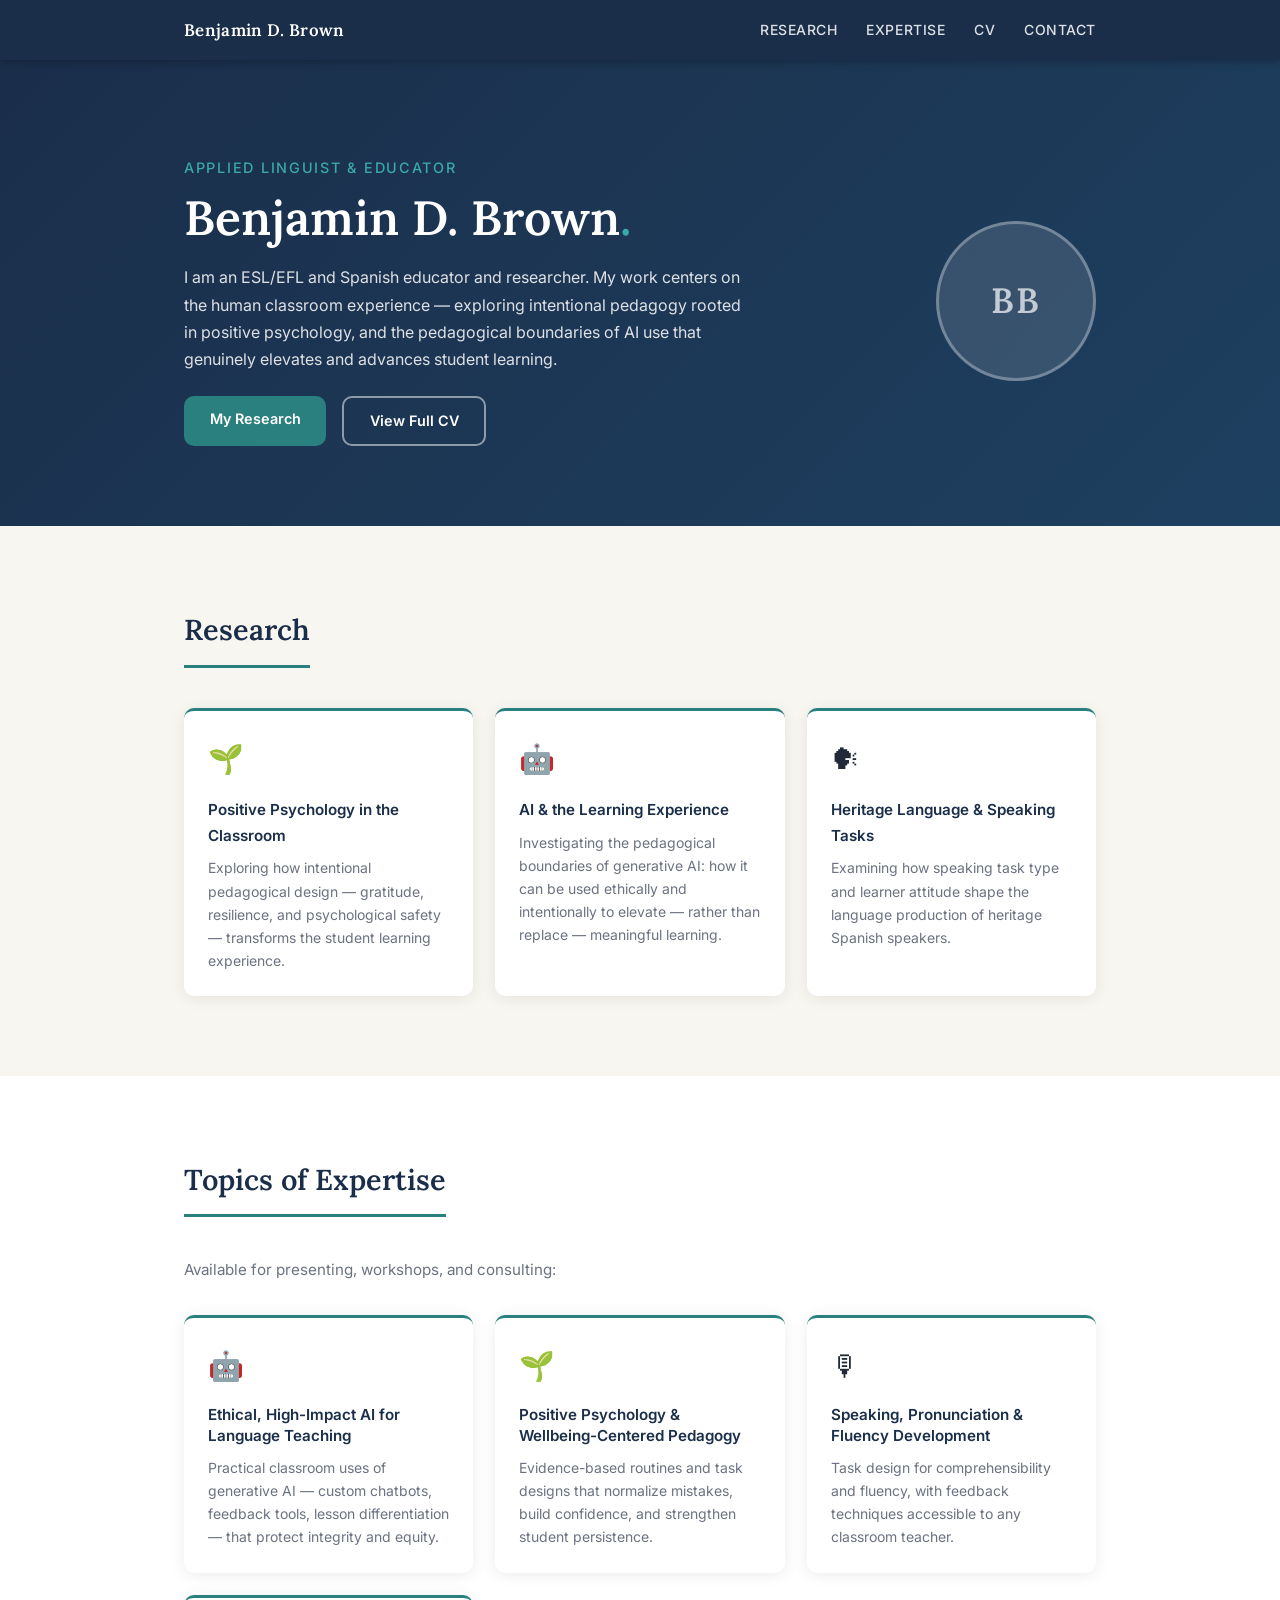
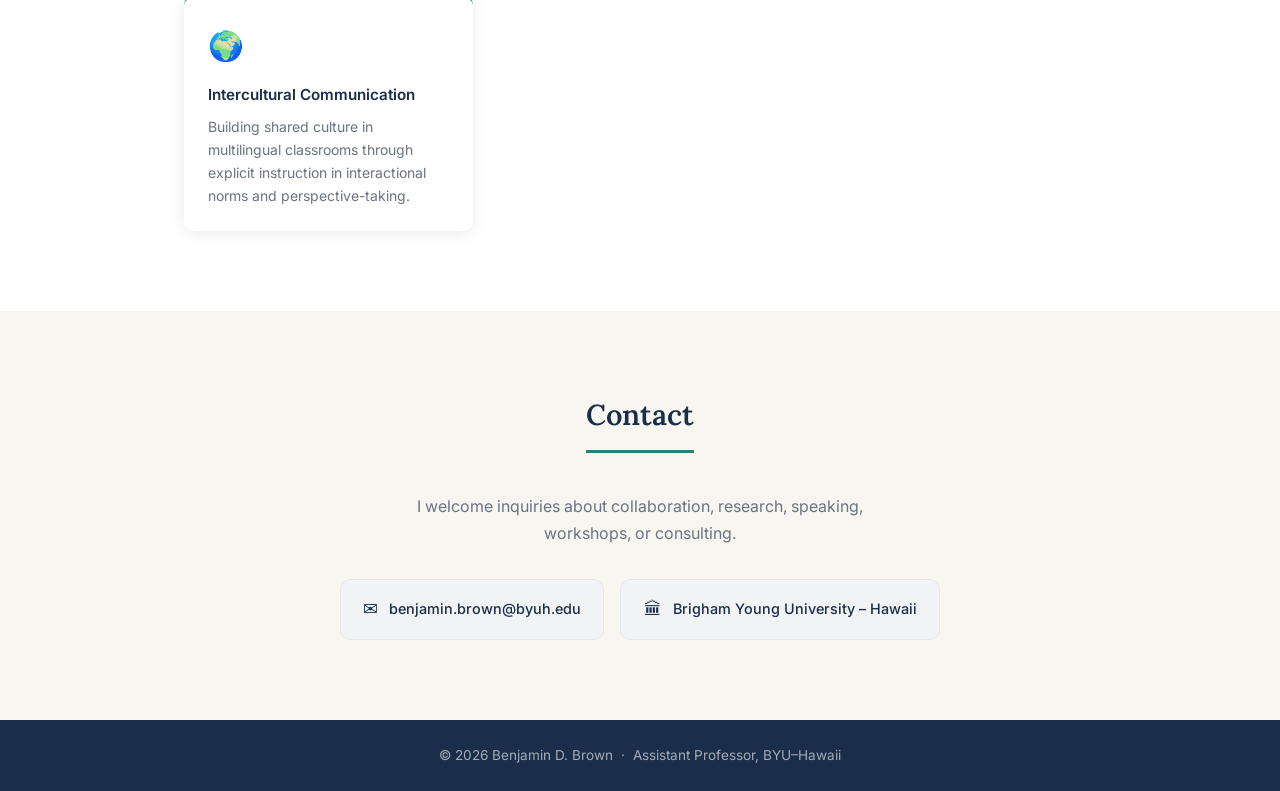
<file: index.html>
<!DOCTYPE html>
<html lang="en">
<head>
  <meta charset="UTF-8" />
  <meta name="viewport" content="width=device-width, initial-scale=1.0" />
  <title>Benjamin D. Brown | Applied Linguist &amp; Educator</title>
  <link rel="stylesheet" href="styles.css" />
  <link rel="preconnect" href="https://fonts.googleapis.com" />
  <link rel="preconnect" href="https://fonts.gstatic.com" crossorigin />
  <link href="https://fonts.googleapis.com/css2?family=Lora:ital,wght@0,400;0,600;1,400&family=Inter:wght@300;400;500;600&display=swap" rel="stylesheet" />
</head>
<body>

  <!-- ─── NAV ─── -->
  <header class="site-header">
    <nav class="nav container">
      <a href="#" class="nav-logo">Benjamin D. Brown</a>
      <button class="nav-toggle" aria-label="Toggle menu" onclick="toggleNav()">&#9776;</button>
      <ul class="nav-links" id="navLinks">
        <li><a href="#research">Research</a></li>
        <li><a href="#expertise">Expertise</a></li>
        <li><a href="cv.html">CV</a></li>
        <li><a href="#contact">Contact</a></li>
      </ul>
    </nav>
  </header>

  <!-- ─── HERO ─── -->
  <section class="hero">
    <div class="container hero-inner">
      <div class="hero-text">
        <p class="hero-sub">Applied Linguist &amp; Educator</p>
        <h1>Benjamin D. Brown<span class="dot">.</span></h1>
        <p class="hero-desc">
          I am an ESL/EFL and Spanish educator and researcher. My work centers on the human
          classroom experience — exploring intentional pedagogy rooted in positive psychology,
          and the pedagogical boundaries of AI use that genuinely elevates and advances
          student learning.
        </p>
        <div class="hero-actions">
          <a href="#research" class="btn">My Research</a>
          <a href="cv.html" class="btn btn-outline">View Full CV</a>
        </div>
      </div>
      <div class="hero-avatar">
        <div class="avatar-placeholder">BB</div>
      </div>
    </div>
  </section>

  <!-- ─── RESEARCH ─── -->
  <section class="section section-alt" id="research">
    <div class="container">
      <h2 class="section-title">Research</h2>
      <div class="research-grid">

        <div class="research-card">
          <div class="research-icon">🌱</div>
          <h3>Positive Psychology in the Classroom</h3>
          <p>Exploring how intentional pedagogical design — gratitude, resilience, and psychological safety — transforms the student learning experience.</p>
        </div>

        <div class="research-card">
          <div class="research-icon">🤖</div>
          <h3>AI &amp; the Learning Experience</h3>
          <p>Investigating the pedagogical boundaries of generative AI: how it can be used ethically and intentionally to elevate — rather than replace — meaningful learning.</p>
        </div>

        <div class="research-card">
          <div class="research-icon">🗣</div>
          <h3>Heritage Language &amp; Speaking Tasks</h3>
          <p>Examining how speaking task type and learner attitude shape the language production of heritage Spanish speakers.</p>
        </div>

      </div>
    </div>
  </section>

  <!-- ─── EXPERTISE ─── -->
  <section class="section" id="expertise">
    <div class="container">
      <h2 class="section-title">Topics of Expertise</h2>
      <p class="expertise-intro">Available for presenting, workshops, and consulting:</p>
      <div class="expertise-grid">

        <div class="expertise-card">
          <div class="expertise-icon">🤖</div>
          <h3>Ethical, High-Impact AI for Language Teaching</h3>
          <p>Practical classroom uses of generative AI — custom chatbots, feedback tools, lesson differentiation — that protect integrity and equity.</p>
        </div>

        <div class="expertise-card">
          <div class="expertise-icon">🌱</div>
          <h3>Positive Psychology &amp; Wellbeing-Centered Pedagogy</h3>
          <p>Evidence-based routines and task designs that normalize mistakes, build confidence, and strengthen student persistence.</p>
        </div>

        <div class="expertise-card">
          <div class="expertise-icon">🎙</div>
          <h3>Speaking, Pronunciation &amp; Fluency Development</h3>
          <p>Task design for comprehensibility and fluency, with feedback techniques accessible to any classroom teacher.</p>
        </div>

        <div class="expertise-card">
          <div class="expertise-icon">🌍</div>
          <h3>Intercultural Communication</h3>
          <p>Building shared culture in multilingual classrooms through explicit instruction in interactional norms and perspective-taking.</p>
        </div>

      </div>
    </div>
  </section>

  <!-- ─── CONTACT ─── -->
  <section class="section section-alt" id="contact">
    <div class="container contact-inner">
      <h2 class="section-title">Contact</h2>
      <p class="contact-intro">I welcome inquiries about collaboration, research, speaking, workshops, or consulting.</p>
      <div class="contact-cards">
        <a href="mailto:benjamin.brown@byuh.edu" class="contact-card">
          <span class="contact-icon">✉</span>
          <span>benjamin.brown@byuh.edu</span>
        </a>
        <div class="contact-card">
          <span class="contact-icon">🏛</span>
          <span>Brigham Young University – Hawaii</span>
        </div>
      </div>
    </div>
  </section>

  <!-- ─── FOOTER ─── -->
  <footer class="footer">
    <div class="container">
      <p>&copy; 2026 Benjamin D. Brown &nbsp;·&nbsp; Assistant Professor, BYU–Hawaii</p>
    </div>
  </footer>

  <script src="script.js"></script>
</body>
</html>
</file>
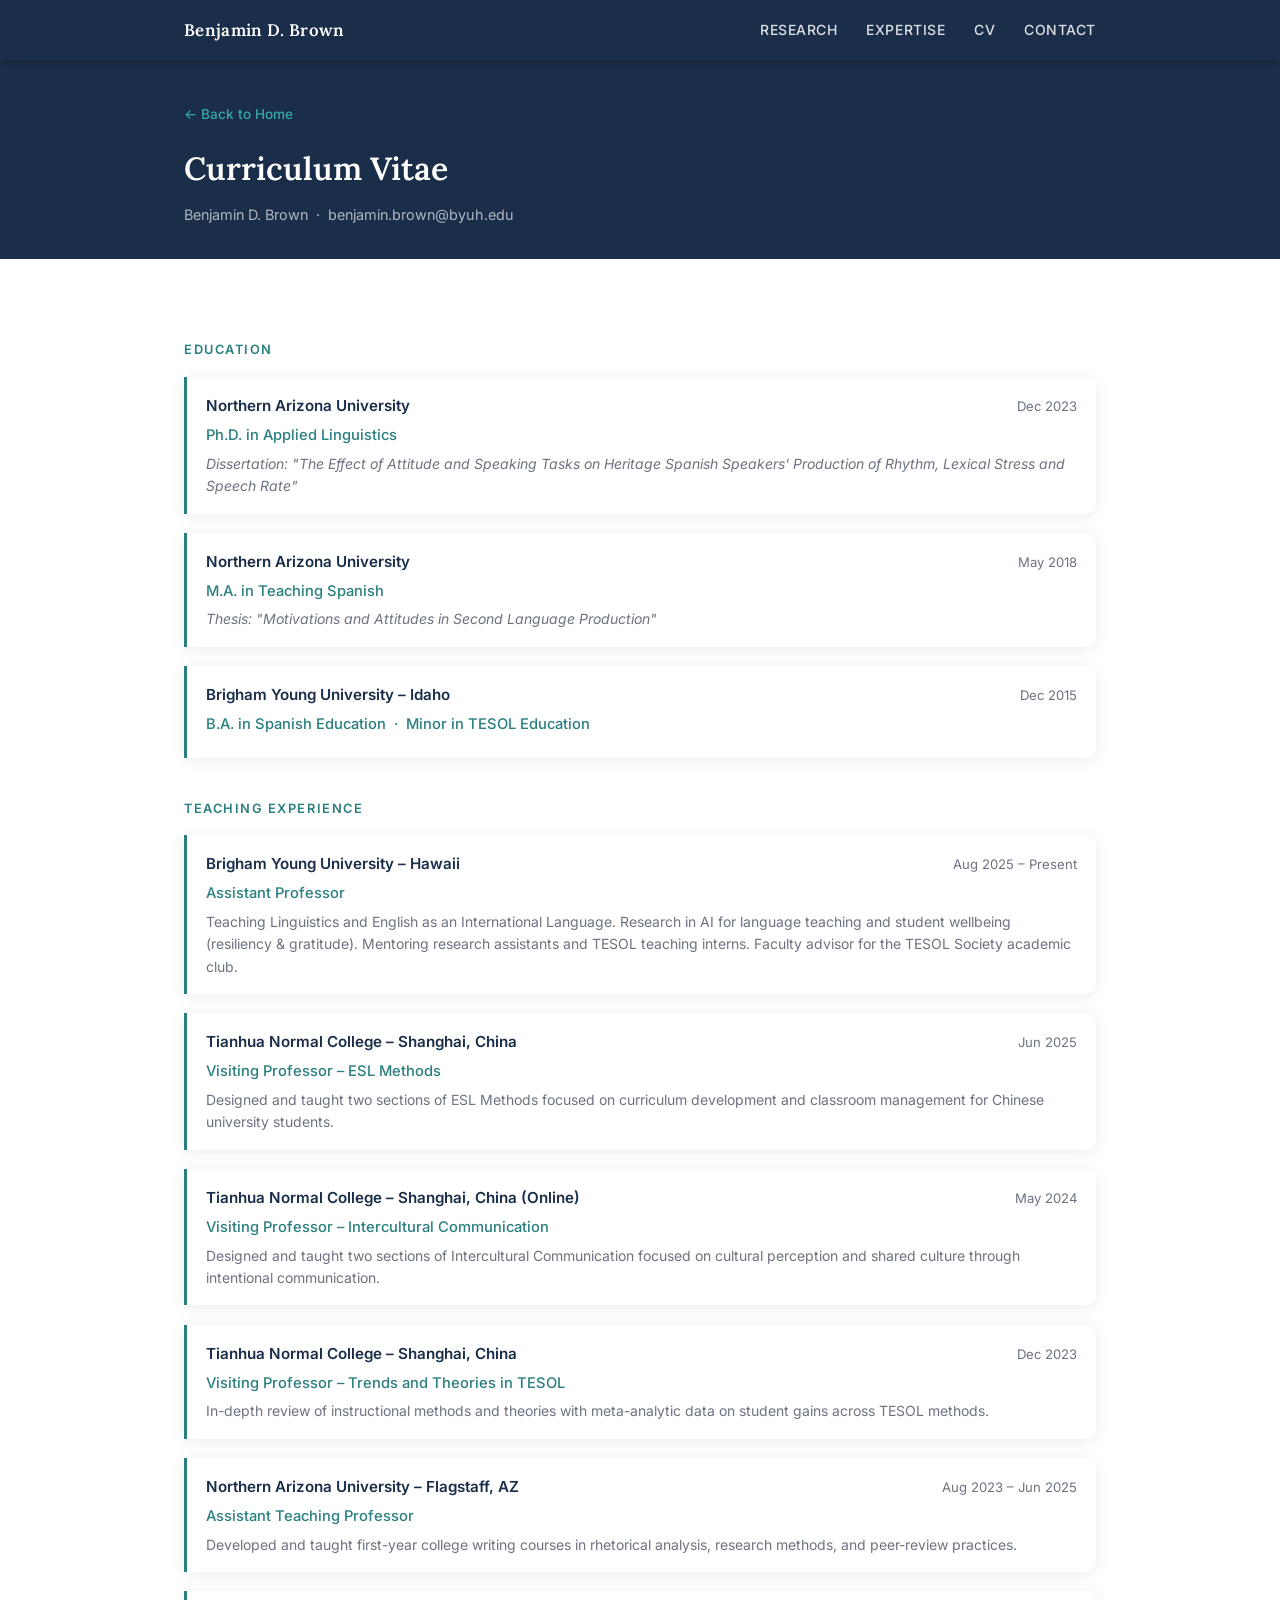
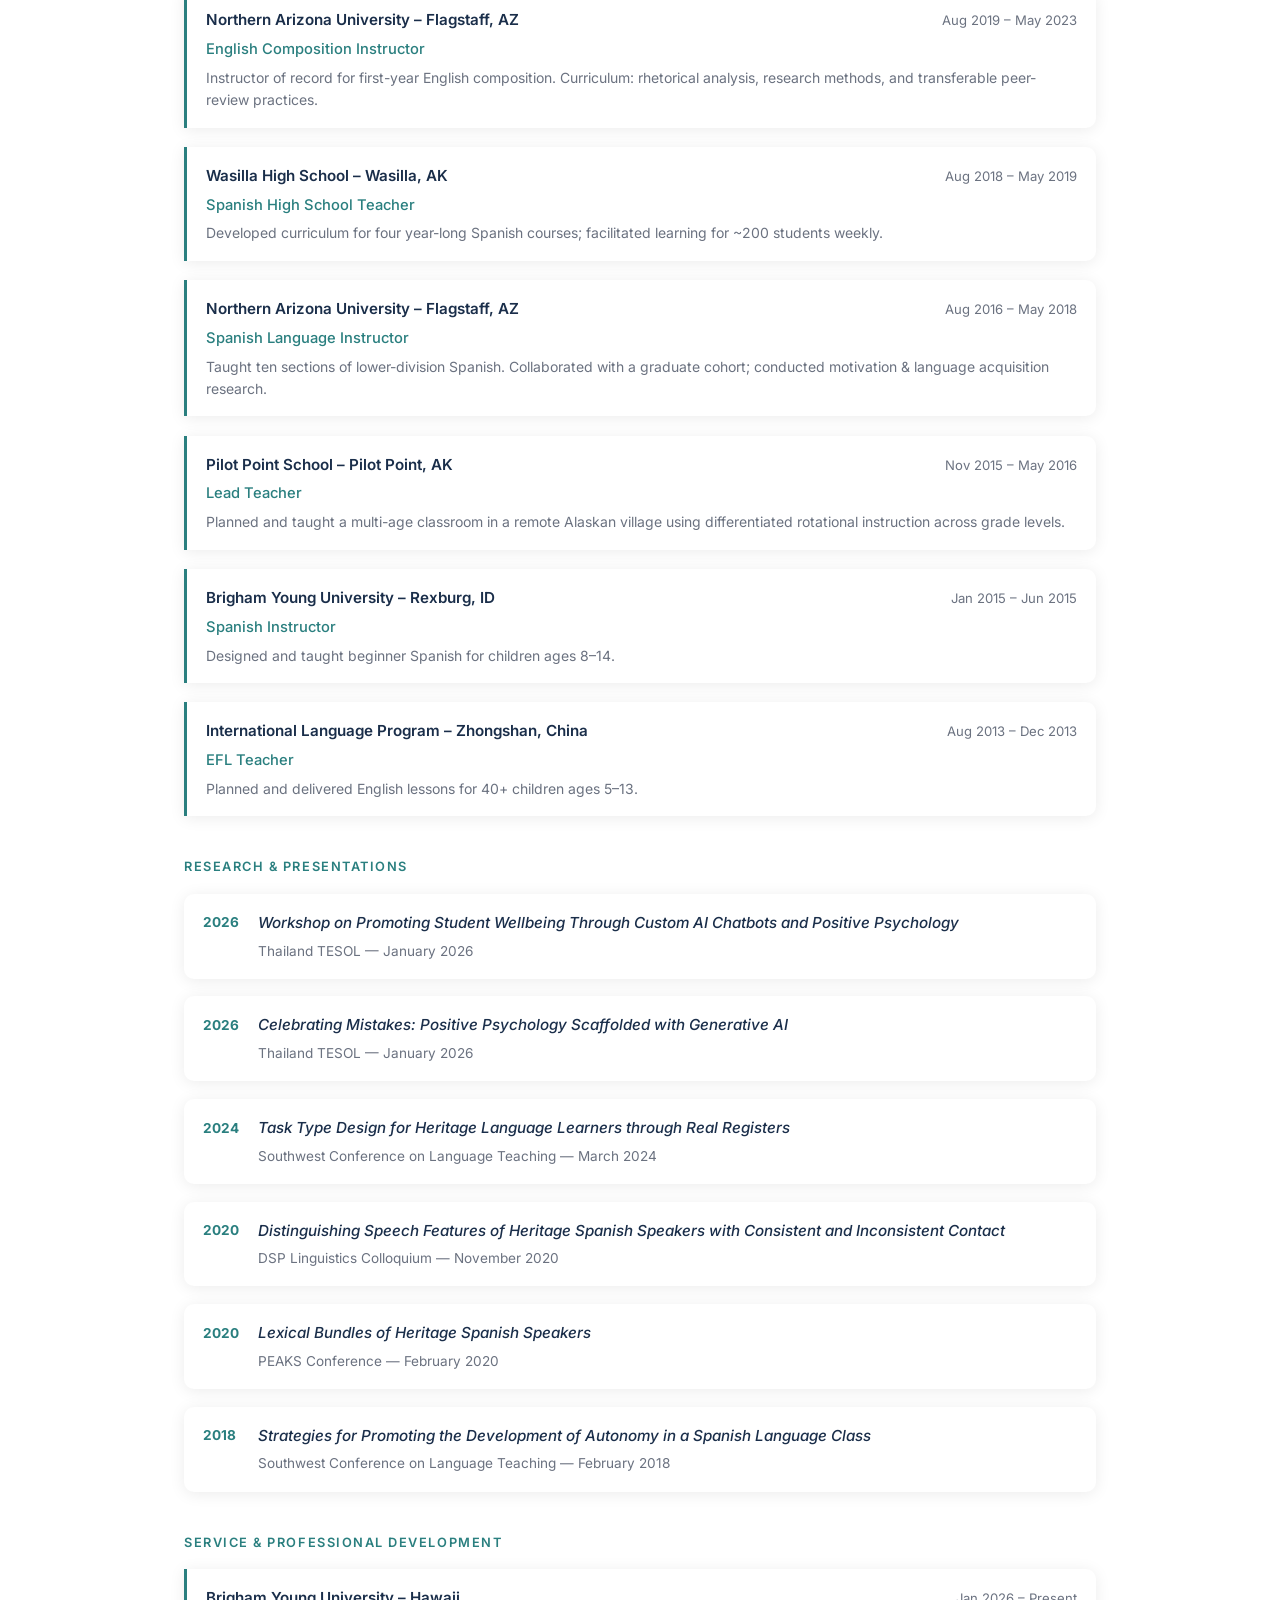
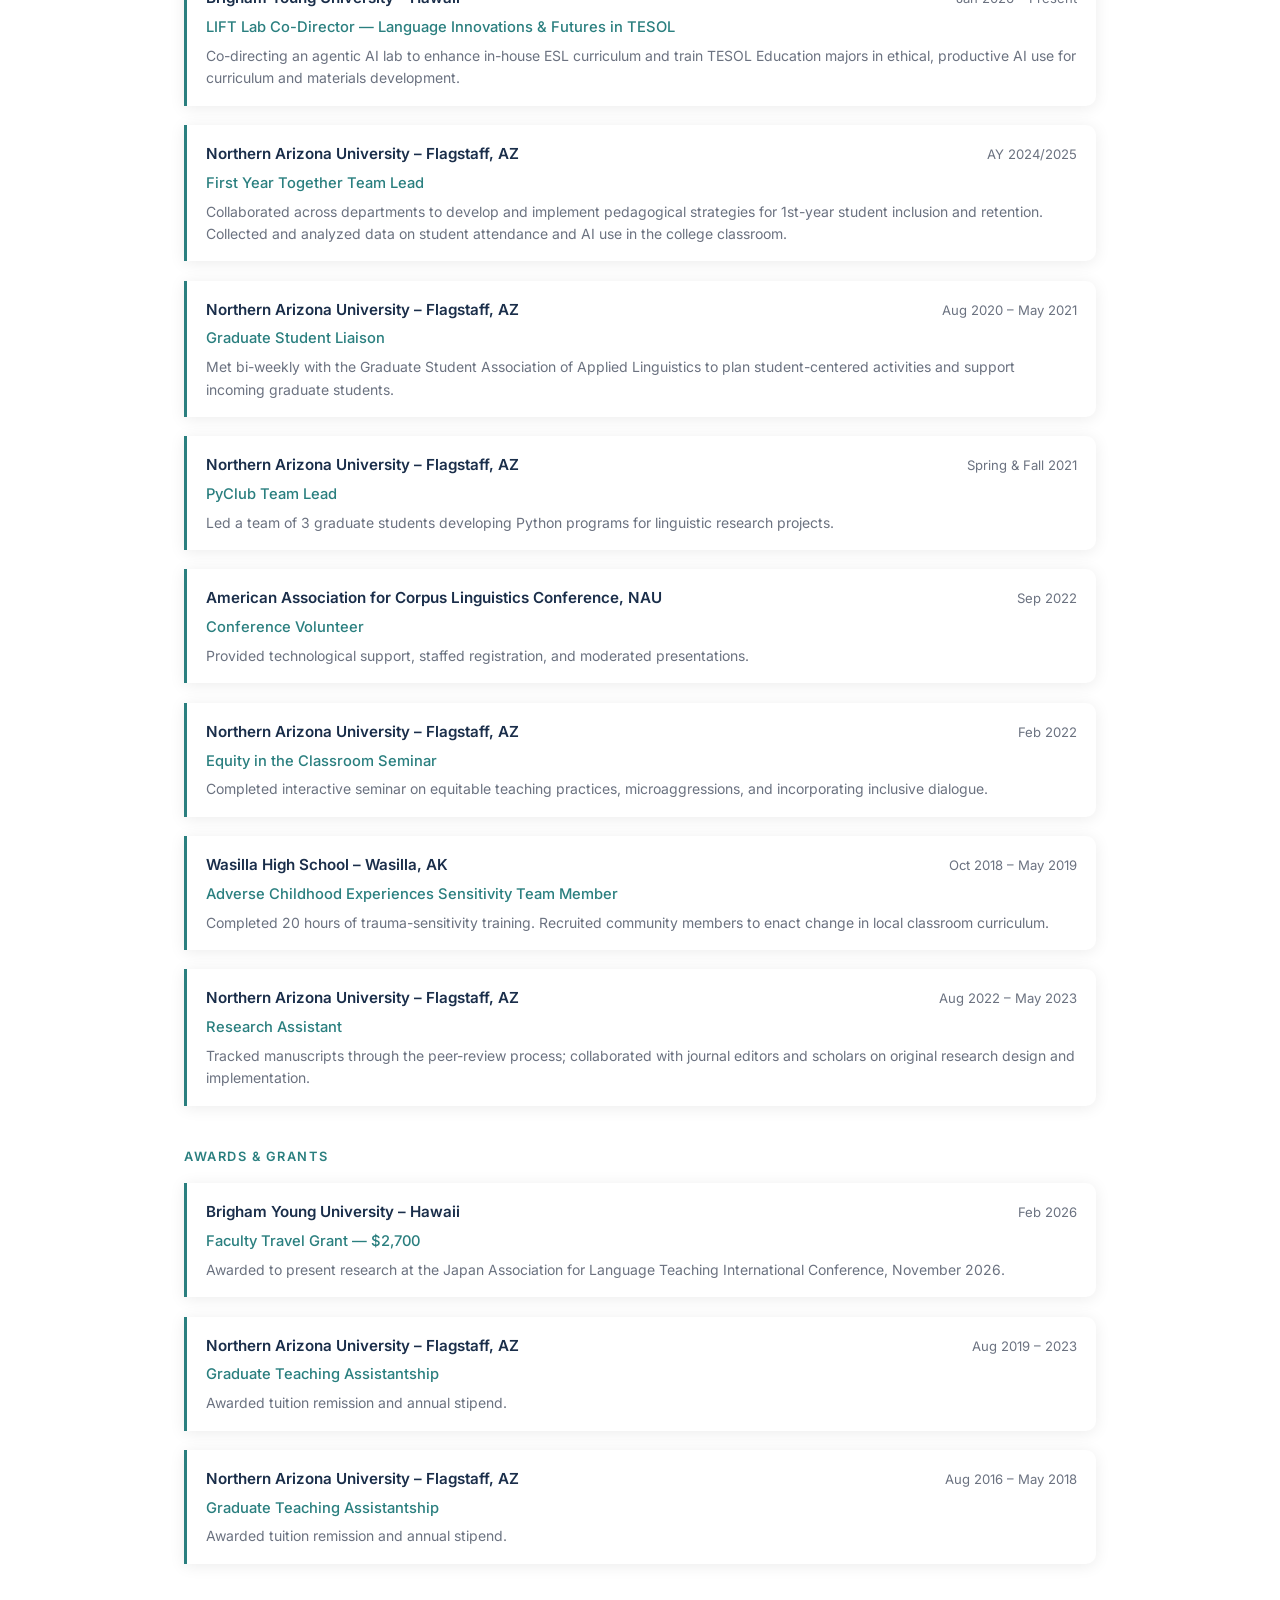
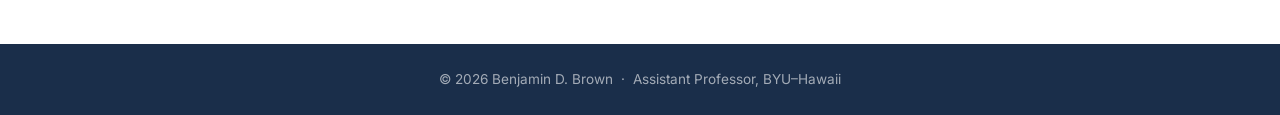
<file: cv.html>
<!DOCTYPE html>
<html lang="en">
<head>
  <meta charset="UTF-8" />
  <meta name="viewport" content="width=device-width, initial-scale=1.0" />
  <title>CV — Benjamin D. Brown</title>
  <link rel="stylesheet" href="styles.css" />
  <link rel="preconnect" href="https://fonts.googleapis.com" />
  <link rel="preconnect" href="https://fonts.gstatic.com" crossorigin />
  <link href="https://fonts.googleapis.com/css2?family=Lora:ital,wght@0,400;0,600;1,400&family=Inter:wght@300;400;500;600&display=swap" rel="stylesheet" />
</head>
<body>

  <!-- ─── NAV ─── -->
  <header class="site-header">
    <nav class="nav container">
      <a href="index.html" class="nav-logo">Benjamin D. Brown</a>
      <button class="nav-toggle" aria-label="Toggle menu" onclick="toggleNav()">&#9776;</button>
      <ul class="nav-links" id="navLinks">
        <li><a href="index.html#research">Research</a></li>
        <li><a href="index.html#expertise">Expertise</a></li>
        <li><a href="cv.html" class="active">CV</a></li>
        <li><a href="index.html#contact">Contact</a></li>
      </ul>
    </nav>
  </header>

  <!-- ─── CV HEADER ─── -->
  <div class="cv-page-header">
    <div class="container">
      <a href="index.html" class="back-link">&#8592; Back to Home</a>
      <h1 class="cv-page-title">Curriculum Vitae</h1>
      <p class="cv-page-sub">Benjamin D. Brown &nbsp;·&nbsp; benjamin.brown@byuh.edu</p>
    </div>
  </div>

  <!-- ─── CV CONTENT ─── -->
  <main class="section">
    <div class="container">

      <!-- Education -->
      <h3 class="cv-group-title">Education</h3>
      <div class="cv-list">

        <div class="cv-item">
          <div class="cv-meta">
            <span class="cv-institution">Northern Arizona University</span>
            <span class="cv-date">Dec 2023</span>
          </div>
          <div class="cv-role">Ph.D. in Applied Linguistics</div>
          <div class="cv-detail italic">Dissertation: "The Effect of Attitude and Speaking Tasks on Heritage Spanish Speakers' Production of Rhythm, Lexical Stress and Speech Rate"</div>
        </div>

        <div class="cv-item">
          <div class="cv-meta">
            <span class="cv-institution">Northern Arizona University</span>
            <span class="cv-date">May 2018</span>
          </div>
          <div class="cv-role">M.A. in Teaching Spanish</div>
          <div class="cv-detail italic">Thesis: "Motivations and Attitudes in Second Language Production"</div>
        </div>

        <div class="cv-item">
          <div class="cv-meta">
            <span class="cv-institution">Brigham Young University – Idaho</span>
            <span class="cv-date">Dec 2015</span>
          </div>
          <div class="cv-role">B.A. in Spanish Education &nbsp;·&nbsp; Minor in TESOL Education</div>
        </div>

      </div>

      <!-- Teaching -->
      <h3 class="cv-group-title">Teaching Experience</h3>
      <div class="cv-list">

        <div class="cv-item">
          <div class="cv-meta">
            <span class="cv-institution">Brigham Young University – Hawaii</span>
            <span class="cv-date">Aug 2025 – Present</span>
          </div>
          <div class="cv-role">Assistant Professor</div>
          <div class="cv-detail">Teaching Linguistics and English as an International Language. Research in AI for language teaching and student wellbeing (resiliency &amp; gratitude). Mentoring research assistants and TESOL teaching interns. Faculty advisor for the TESOL Society academic club.</div>
        </div>

        <div class="cv-item">
          <div class="cv-meta">
            <span class="cv-institution">Tianhua Normal College – Shanghai, China</span>
            <span class="cv-date">Jun 2025</span>
          </div>
          <div class="cv-role">Visiting Professor – ESL Methods</div>
          <div class="cv-detail">Designed and taught two sections of ESL Methods focused on curriculum development and classroom management for Chinese university students.</div>
        </div>

        <div class="cv-item">
          <div class="cv-meta">
            <span class="cv-institution">Tianhua Normal College – Shanghai, China (Online)</span>
            <span class="cv-date">May 2024</span>
          </div>
          <div class="cv-role">Visiting Professor – Intercultural Communication</div>
          <div class="cv-detail">Designed and taught two sections of Intercultural Communication focused on cultural perception and shared culture through intentional communication.</div>
        </div>

        <div class="cv-item">
          <div class="cv-meta">
            <span class="cv-institution">Tianhua Normal College – Shanghai, China</span>
            <span class="cv-date">Dec 2023</span>
          </div>
          <div class="cv-role">Visiting Professor – Trends and Theories in TESOL</div>
          <div class="cv-detail">In-depth review of instructional methods and theories with meta-analytic data on student gains across TESOL methods.</div>
        </div>

        <div class="cv-item">
          <div class="cv-meta">
            <span class="cv-institution">Northern Arizona University – Flagstaff, AZ</span>
            <span class="cv-date">Aug 2023 – Jun 2025</span>
          </div>
          <div class="cv-role">Assistant Teaching Professor</div>
          <div class="cv-detail">Developed and taught first-year college writing courses in rhetorical analysis, research methods, and peer-review practices.</div>
        </div>

        <div class="cv-item">
          <div class="cv-meta">
            <span class="cv-institution">Northern Arizona University – Flagstaff, AZ</span>
            <span class="cv-date">Aug 2019 – May 2023</span>
          </div>
          <div class="cv-role">English Composition Instructor</div>
          <div class="cv-detail">Instructor of record for first-year English composition. Curriculum: rhetorical analysis, research methods, and transferable peer-review practices.</div>
        </div>

        <div class="cv-item">
          <div class="cv-meta">
            <span class="cv-institution">Wasilla High School – Wasilla, AK</span>
            <span class="cv-date">Aug 2018 – May 2019</span>
          </div>
          <div class="cv-role">Spanish High School Teacher</div>
          <div class="cv-detail">Developed curriculum for four year-long Spanish courses; facilitated learning for ~200 students weekly.</div>
        </div>

        <div class="cv-item">
          <div class="cv-meta">
            <span class="cv-institution">Northern Arizona University – Flagstaff, AZ</span>
            <span class="cv-date">Aug 2016 – May 2018</span>
          </div>
          <div class="cv-role">Spanish Language Instructor</div>
          <div class="cv-detail">Taught ten sections of lower-division Spanish. Collaborated with a graduate cohort; conducted motivation &amp; language acquisition research.</div>
        </div>

        <div class="cv-item">
          <div class="cv-meta">
            <span class="cv-institution">Pilot Point School – Pilot Point, AK</span>
            <span class="cv-date">Nov 2015 – May 2016</span>
          </div>
          <div class="cv-role">Lead Teacher</div>
          <div class="cv-detail">Planned and taught a multi-age classroom in a remote Alaskan village using differentiated rotational instruction across grade levels.</div>
        </div>

        <div class="cv-item">
          <div class="cv-meta">
            <span class="cv-institution">Brigham Young University – Rexburg, ID</span>
            <span class="cv-date">Jan 2015 – Jun 2015</span>
          </div>
          <div class="cv-role">Spanish Instructor</div>
          <div class="cv-detail">Designed and taught beginner Spanish for children ages 8–14.</div>
        </div>

        <div class="cv-item">
          <div class="cv-meta">
            <span class="cv-institution">International Language Program – Zhongshan, China</span>
            <span class="cv-date">Aug 2013 – Dec 2013</span>
          </div>
          <div class="cv-role">EFL Teacher</div>
          <div class="cv-detail">Planned and delivered English lessons for 40+ children ages 5–13.</div>
        </div>

      </div>

      <!-- Research -->
      <h3 class="cv-group-title">Research &amp; Presentations</h3>
      <div class="pubs-list">

        <div class="pub-item">
          <span class="pub-year">2026</span>
          <div class="pub-body">
            <div class="pub-title">Workshop on Promoting Student Wellbeing Through Custom AI Chatbots and Positive Psychology</div>
            <div class="pub-venue">Thailand TESOL — January 2026</div>
          </div>
        </div>

        <div class="pub-item">
          <span class="pub-year">2026</span>
          <div class="pub-body">
            <div class="pub-title">Celebrating Mistakes: Positive Psychology Scaffolded with Generative AI</div>
            <div class="pub-venue">Thailand TESOL — January 2026</div>
          </div>
        </div>

        <div class="pub-item">
          <span class="pub-year">2024</span>
          <div class="pub-body">
            <div class="pub-title">Task Type Design for Heritage Language Learners through Real Registers</div>
            <div class="pub-venue">Southwest Conference on Language Teaching — March 2024</div>
          </div>
        </div>

        <div class="pub-item">
          <span class="pub-year">2020</span>
          <div class="pub-body">
            <div class="pub-title">Distinguishing Speech Features of Heritage Spanish Speakers with Consistent and Inconsistent Contact</div>
            <div class="pub-venue">DSP Linguistics Colloquium — November 2020</div>
          </div>
        </div>

        <div class="pub-item">
          <span class="pub-year">2020</span>
          <div class="pub-body">
            <div class="pub-title">Lexical Bundles of Heritage Spanish Speakers</div>
            <div class="pub-venue">PEAKS Conference — February 2020</div>
          </div>
        </div>

        <div class="pub-item">
          <span class="pub-year">2018</span>
          <div class="pub-body">
            <div class="pub-title">Strategies for Promoting the Development of Autonomy in a Spanish Language Class</div>
            <div class="pub-venue">Southwest Conference on Language Teaching — February 2018</div>
          </div>
        </div>

      </div>

      <!-- Service -->
      <h3 class="cv-group-title">Service &amp; Professional Development</h3>
      <div class="cv-list">

        <div class="cv-item">
          <div class="cv-meta">
            <span class="cv-institution">Brigham Young University – Hawaii</span>
            <span class="cv-date">Jan 2026 – Present</span>
          </div>
          <div class="cv-role">LIFT Lab Co-Director — Language Innovations &amp; Futures in TESOL</div>
          <div class="cv-detail">Co-directing an agentic AI lab to enhance in-house ESL curriculum and train TESOL Education majors in ethical, productive AI use for curriculum and materials development.</div>
        </div>

        <div class="cv-item">
          <div class="cv-meta">
            <span class="cv-institution">Northern Arizona University – Flagstaff, AZ</span>
            <span class="cv-date">AY 2024/2025</span>
          </div>
          <div class="cv-role">First Year Together Team Lead</div>
          <div class="cv-detail">Collaborated across departments to develop and implement pedagogical strategies for 1st-year student inclusion and retention. Collected and analyzed data on student attendance and AI use in the college classroom.</div>
        </div>

        <div class="cv-item">
          <div class="cv-meta">
            <span class="cv-institution">Northern Arizona University – Flagstaff, AZ</span>
            <span class="cv-date">Aug 2020 – May 2021</span>
          </div>
          <div class="cv-role">Graduate Student Liaison</div>
          <div class="cv-detail">Met bi-weekly with the Graduate Student Association of Applied Linguistics to plan student-centered activities and support incoming graduate students.</div>
        </div>

        <div class="cv-item">
          <div class="cv-meta">
            <span class="cv-institution">Northern Arizona University – Flagstaff, AZ</span>
            <span class="cv-date">Spring &amp; Fall 2021</span>
          </div>
          <div class="cv-role">PyClub Team Lead</div>
          <div class="cv-detail">Led a team of 3 graduate students developing Python programs for linguistic research projects.</div>
        </div>

        <div class="cv-item">
          <div class="cv-meta">
            <span class="cv-institution">American Association for Corpus Linguistics Conference, NAU</span>
            <span class="cv-date">Sep 2022</span>
          </div>
          <div class="cv-role">Conference Volunteer</div>
          <div class="cv-detail">Provided technological support, staffed registration, and moderated presentations.</div>
        </div>

        <div class="cv-item">
          <div class="cv-meta">
            <span class="cv-institution">Northern Arizona University – Flagstaff, AZ</span>
            <span class="cv-date">Feb 2022</span>
          </div>
          <div class="cv-role">Equity in the Classroom Seminar</div>
          <div class="cv-detail">Completed interactive seminar on equitable teaching practices, microaggressions, and incorporating inclusive dialogue.</div>
        </div>

        <div class="cv-item">
          <div class="cv-meta">
            <span class="cv-institution">Wasilla High School – Wasilla, AK</span>
            <span class="cv-date">Oct 2018 – May 2019</span>
          </div>
          <div class="cv-role">Adverse Childhood Experiences Sensitivity Team Member</div>
          <div class="cv-detail">Completed 20 hours of trauma-sensitivity training. Recruited community members to enact change in local classroom curriculum.</div>
        </div>

        <div class="cv-item">
          <div class="cv-meta">
            <span class="cv-institution">Northern Arizona University – Flagstaff, AZ</span>
            <span class="cv-date">Aug 2022 – May 2023</span>
          </div>
          <div class="cv-role">Research Assistant</div>
          <div class="cv-detail">Tracked manuscripts through the peer-review process; collaborated with journal editors and scholars on original research design and implementation.</div>
        </div>

      </div>

      <!-- Awards -->
      <h3 class="cv-group-title">Awards &amp; Grants</h3>
      <div class="cv-list">

        <div class="cv-item">
          <div class="cv-meta">
            <span class="cv-institution">Brigham Young University – Hawaii</span>
            <span class="cv-date">Feb 2026</span>
          </div>
          <div class="cv-role">Faculty Travel Grant — $2,700</div>
          <div class="cv-detail">Awarded to present research at the Japan Association for Language Teaching International Conference, November 2026.</div>
        </div>

        <div class="cv-item">
          <div class="cv-meta">
            <span class="cv-institution">Northern Arizona University – Flagstaff, AZ</span>
            <span class="cv-date">Aug 2019 – 2023</span>
          </div>
          <div class="cv-role">Graduate Teaching Assistantship</div>
          <div class="cv-detail">Awarded tuition remission and annual stipend.</div>
        </div>

        <div class="cv-item">
          <div class="cv-meta">
            <span class="cv-institution">Northern Arizona University – Flagstaff, AZ</span>
            <span class="cv-date">Aug 2016 – May 2018</span>
          </div>
          <div class="cv-role">Graduate Teaching Assistantship</div>
          <div class="cv-detail">Awarded tuition remission and annual stipend.</div>
        </div>

      </div>

    </div>
  </main>

  <!-- ─── FOOTER ─── -->
  <footer class="footer">
    <div class="container">
      <p>&copy; 2026 Benjamin D. Brown &nbsp;·&nbsp; Assistant Professor, BYU–Hawaii</p>
    </div>
  </footer>

  <script src="script.js"></script>
</body>
</html>
</file>
<file: styles.css>
/* ─── RESET & BASE ─── */
*, *::before, *::after { box-sizing: border-box; margin: 0; padding: 0; }

:root {
  --navy:    #1a2e4a;
  --teal:    #2a7f7f;
  --teal-lt: #3aa8a8;
  --cream:   #f8f6f1;
  --white:   #ffffff;
  --gray:    #6b7280;
  --gray-lt: #f1f3f5;
  --text:    #1f2937;
  --radius:  10px;
  --shadow:  0 2px 16px rgba(0,0,0,.08);
  --font-serif: 'Lora', Georgia, serif;
  --font-sans:  'Inter', system-ui, sans-serif;
}

html { scroll-behavior: smooth; }

body {
  font-family: var(--font-sans);
  color: var(--text);
  background: var(--white);
  line-height: 1.7;
}

.container {
  max-width: 960px;
  margin: 0 auto;
  padding: 0 1.5rem;
}

/* ─── NAV ─── */
.site-header {
  position: sticky;
  top: 0;
  z-index: 100;
  background: var(--navy);
  box-shadow: 0 2px 8px rgba(0,0,0,.25);
}

.nav {
  display: flex;
  align-items: center;
  justify-content: space-between;
  height: 60px;
}

.nav-logo {
  font-family: var(--font-serif);
  font-size: 1.05rem;
  color: var(--white);
  text-decoration: none;
  font-weight: 600;
  letter-spacing: .02em;
}

.nav-links {
  display: flex;
  gap: 1.8rem;
  list-style: none;
}

.nav-links a {
  color: rgba(255,255,255,.85);
  text-decoration: none;
  font-size: .875rem;
  font-weight: 500;
  letter-spacing: .04em;
  text-transform: uppercase;
  transition: color .2s;
}

.nav-links a:hover { color: var(--teal-lt); }

.nav-toggle {
  display: none;
  background: none;
  border: none;
  color: var(--white);
  font-size: 1.4rem;
  cursor: pointer;
}

/* ─── CV PAGE ─── */
.cv-page-header {
  background: var(--navy);
  color: var(--white);
  padding: 2.5rem 0 2rem;
}

.back-link {
  display: inline-block;
  color: var(--teal-lt);
  text-decoration: none;
  font-size: .85rem;
  font-weight: 500;
  margin-bottom: 1rem;
  transition: color .2s;
}

.back-link:hover { color: var(--white); }

.cv-page-title {
  font-family: var(--font-serif);
  font-size: 2rem;
  font-weight: 600;
  margin-bottom: .4rem;
}

.cv-page-sub {
  color: rgba(255,255,255,.65);
  font-size: .9rem;
}

/* ─── HERO ─── */
.hero {
  background: linear-gradient(135deg, var(--navy) 0%, #1e4060 100%);
  color: var(--white);
  padding: 6rem 0 5rem;
}

.hero-inner {
  display: flex;
  align-items: center;
  gap: 3rem;
}

.hero-text { flex: 1; }

.hero-sub {
  font-size: .9rem;
  letter-spacing: .12em;
  text-transform: uppercase;
  color: var(--teal-lt);
  margin-bottom: .6rem;
  font-weight: 500;
}

.hero h1 {
  font-family: var(--font-serif);
  font-size: clamp(2rem, 4vw, 3rem);
  font-weight: 600;
  line-height: 1.15;
  margin-bottom: 1.2rem;
}

.dot { color: var(--teal-lt); }

.hero-desc {
  font-size: 1rem;
  color: rgba(255,255,255,.85);
  max-width: 560px;
  margin-bottom: 1.4rem;
}

.hero-badges {
  display: flex;
  flex-wrap: wrap;
  gap: .5rem;
  margin-bottom: 1.8rem;
}

.badge {
  background: rgba(255,255,255,.12);
  border: 1px solid rgba(255,255,255,.25);
  color: rgba(255,255,255,.9);
  padding: .3rem .8rem;
  border-radius: 20px;
  font-size: .8rem;
  font-weight: 500;
}

.btn {
  display: inline-block;
  background: var(--teal);
  color: var(--white);
  text-decoration: none;
  padding: .7rem 1.6rem;
  border-radius: var(--radius);
  font-weight: 600;
  font-size: .9rem;
  transition: background .2s, transform .15s;
}

.btn:hover { background: var(--teal-lt); transform: translateY(-1px); }

.btn-outline {
  background: transparent;
  border: 2px solid rgba(255,255,255,.5);
  color: var(--white);
}

.btn-outline:hover {
  background: rgba(255,255,255,.1);
  border-color: var(--white);
}

.hero-actions {
  display: flex;
  gap: 1rem;
  flex-wrap: wrap;
}

.hero-avatar {
  flex-shrink: 0;
}

.avatar-placeholder {
  width: 160px;
  height: 160px;
  border-radius: 50%;
  background: rgba(255,255,255,.12);
  border: 3px solid rgba(255,255,255,.3);
  display: flex;
  align-items: center;
  justify-content: center;
  font-family: var(--font-serif);
  font-size: 2.2rem;
  color: rgba(255,255,255,.7);
  font-weight: 600;
  letter-spacing: .05em;
}

/* ─── SECTIONS ─── */
.section { padding: 5rem 0; }
.section-alt { background: var(--cream); }

.section-title {
  font-family: var(--font-serif);
  font-size: 1.8rem;
  font-weight: 600;
  color: var(--navy);
  margin-bottom: 2.5rem;
  padding-bottom: .6rem;
  border-bottom: 3px solid var(--teal);
  display: inline-block;
}

/* ─── CV ─── */
.cv-group-title {
  font-family: var(--font-sans);
  font-size: .8rem;
  font-weight: 600;
  letter-spacing: .12em;
  text-transform: uppercase;
  color: var(--teal);
  margin: 2.5rem 0 1rem;
}

.cv-group-title:first-of-type { margin-top: 0; }

.cv-list { display: flex; flex-direction: column; gap: 1.2rem; }

.cv-item {
  background: var(--white);
  border-left: 3px solid var(--teal);
  border-radius: 0 var(--radius) var(--radius) 0;
  padding: 1rem 1.2rem;
  box-shadow: var(--shadow);
}

.section-alt .cv-item { background: var(--white); }

.cv-meta {
  display: flex;
  justify-content: space-between;
  align-items: baseline;
  gap: 1rem;
  margin-bottom: .25rem;
  flex-wrap: wrap;
}

.cv-institution {
  font-weight: 600;
  color: var(--navy);
  font-size: .95rem;
}

.cv-date {
  font-size: .82rem;
  color: var(--gray);
  white-space: nowrap;
}

.cv-role {
  font-weight: 500;
  color: var(--teal);
  font-size: .92rem;
  margin-bottom: .3rem;
}

.cv-detail {
  font-size: .875rem;
  color: var(--gray);
  line-height: 1.6;
}

.cv-detail.italic { font-style: italic; }

/* ─── PUBLICATIONS ─── */
.pubs-list { display: flex; flex-direction: column; gap: 1.1rem; }

.pub-item {
  display: flex;
  gap: 1.2rem;
  align-items: flex-start;
  background: var(--white);
  border-radius: var(--radius);
  padding: 1rem 1.2rem;
  box-shadow: var(--shadow);
}

.pub-year {
  font-weight: 700;
  color: var(--teal);
  font-size: .85rem;
  min-width: 36px;
  padding-top: .1rem;
}

.pub-title {
  font-weight: 500;
  color: var(--navy);
  font-size: .95rem;
  font-style: italic;
  margin-bottom: .25rem;
}

.pub-venue {
  font-size: .85rem;
  color: var(--gray);
}

.pub-note {
  font-style: italic;
  color: #9ca3af;
}

/* ─── RESEARCH GRID ─── */
.research-grid {
  display: grid;
  grid-template-columns: repeat(auto-fit, minmax(240px, 1fr));
  gap: 1.4rem;
}

.research-card {
  background: var(--white);
  border-radius: var(--radius);
  padding: 1.5rem;
  box-shadow: var(--shadow);
  border-top: 3px solid var(--teal);
}

.research-icon {
  font-size: 1.8rem;
  margin-bottom: .8rem;
}

.research-card h3 {
  font-size: .95rem;
  font-weight: 600;
  color: var(--navy);
  margin-bottom: .5rem;
}

.research-card p {
  font-size: .875rem;
  color: var(--gray);
  line-height: 1.65;
}

/* ─── EXPERTISE ─── */
.expertise-intro {
  color: var(--gray);
  margin-bottom: 2rem;
  font-size: .95rem;
}

.expertise-grid {
  display: grid;
  grid-template-columns: repeat(auto-fit, minmax(280px, 1fr));
  gap: 1.4rem;
}

.expertise-card {
  background: var(--white);
  border-radius: var(--radius);
  padding: 1.5rem;
  box-shadow: var(--shadow);
  border-top: 3px solid var(--teal);
  transition: transform .2s, box-shadow .2s;
}

.expertise-card:hover {
  transform: translateY(-3px);
  box-shadow: 0 6px 24px rgba(0,0,0,.12);
}

.expertise-icon {
  font-size: 1.8rem;
  margin-bottom: .8rem;
}

.expertise-card h3 {
  font-family: var(--font-sans);
  font-size: .95rem;
  font-weight: 600;
  color: var(--navy);
  margin-bottom: .6rem;
  line-height: 1.4;
}

.expertise-card p {
  font-size: .875rem;
  color: var(--gray);
  line-height: 1.65;
}

/* ─── CONTACT ─── */
.contact-inner { text-align: center; }

.contact-intro {
  color: var(--gray);
  max-width: 480px;
  margin: 0 auto 2rem;
}

.contact-cards {
  display: flex;
  flex-wrap: wrap;
  gap: 1rem;
  justify-content: center;
}

.contact-card {
  display: flex;
  align-items: center;
  gap: .7rem;
  background: var(--gray-lt);
  border-radius: var(--radius);
  padding: .9rem 1.4rem;
  font-size: .9rem;
  color: var(--navy);
  text-decoration: none;
  font-weight: 500;
  transition: background .2s, transform .15s;
  border: 1px solid #e5e7eb;
}

.contact-card:hover { background: #e5f5f5; transform: translateY(-2px); }

.contact-icon {
  font-size: 1.1rem;
}

/* ─── FOOTER ─── */
.footer {
  background: var(--navy);
  color: rgba(255,255,255,.6);
  text-align: center;
  padding: 1.5rem 0;
  font-size: .85rem;
}

/* ─── RESPONSIVE ─── */
@media (max-width: 700px) {
  .nav-toggle { display: block; }

  .nav-links {
    display: none;
    flex-direction: column;
    position: absolute;
    top: 60px;
    left: 0;
    right: 0;
    background: var(--navy);
    padding: 1rem 1.5rem;
    gap: 1rem;
    box-shadow: 0 4px 12px rgba(0,0,0,.2);
  }

  .nav-links.open { display: flex; }

  .hero-inner {
    flex-direction: column-reverse;
    text-align: center;
  }

  .hero-badges { justify-content: center; }

  .hero-desc { margin: 0 auto 1.4rem; }

  .avatar-placeholder { width: 110px; height: 110px; font-size: 1.5rem; }

  .cv-meta { flex-direction: column; gap: .1rem; }

  .pub-item { flex-direction: column; gap: .4rem; }
}
</file>
